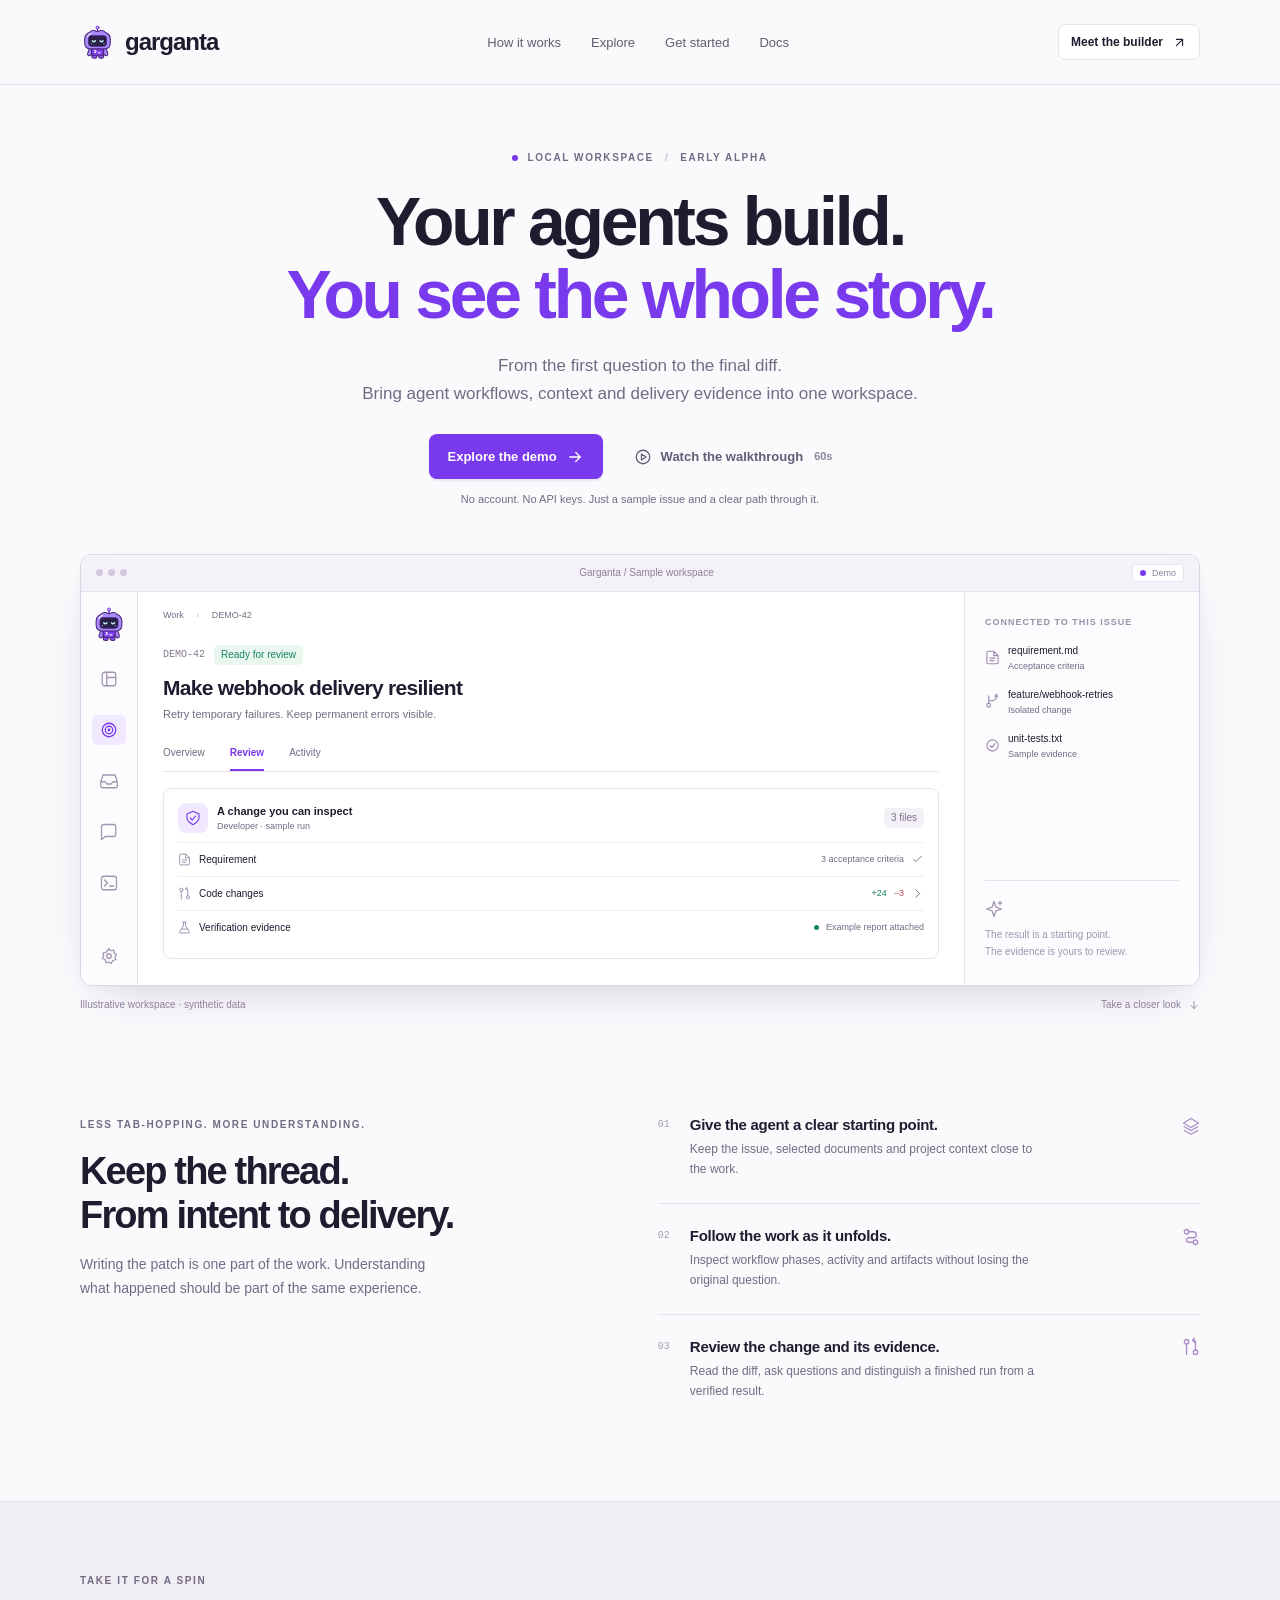
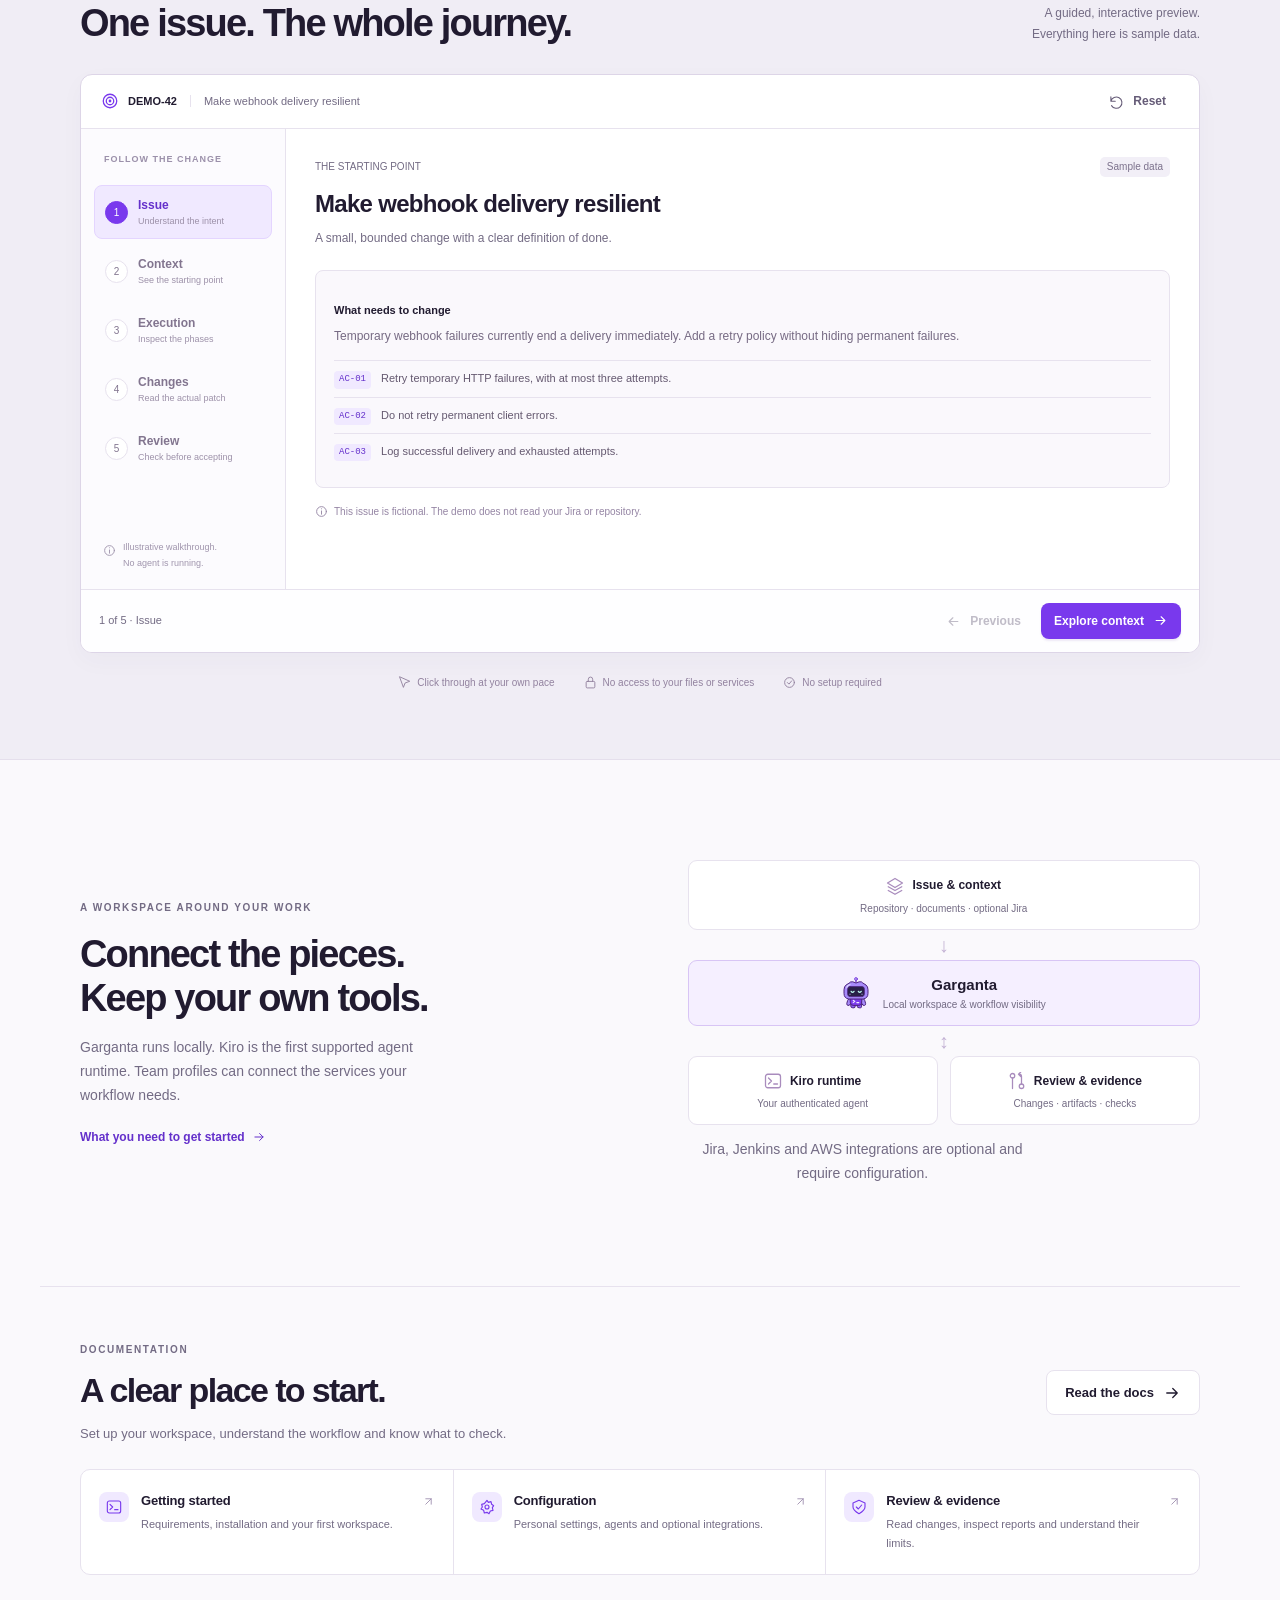
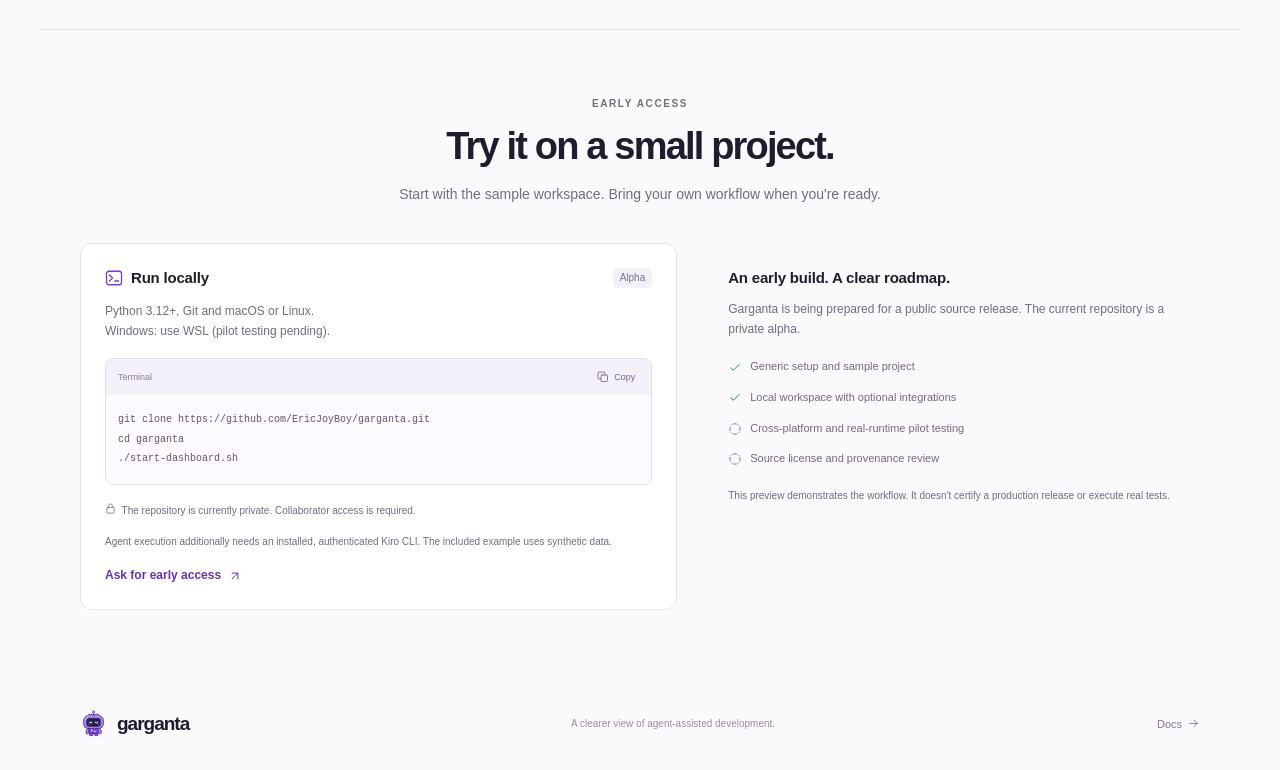
<file: index.html>
<!doctype html>
<html lang="en">
<head>
<meta charset="utf-8"><meta name="viewport" content="width=device-width, initial-scale=1">
<meta name="theme-color" content="#faf9fc">
<title>Garganta — From issue to evidence</title>
<meta name="description" content="A local workspace for AI development agents. Follow an issue from context to code, inspect the diff, and review the evidence. Explore the guided demo.">
<meta property="og:title" content="Garganta — From issue to evidence">
<meta property="og:description" content="Your agents build. You see the whole story. Explore an interactive walkthrough with sample data.">
<link rel="canonical" href="https://ericjoyboy.github.io/garganta-website/"><meta property="og:url" content="https://ericjoyboy.github.io/garganta-website/"><meta property="og:type" content="website"><meta property="og:image" content="https://ericjoyboy.github.io/garganta-website/assets/walkthrough-poster.png">
<meta name="twitter:card" content="summary_large_image"><link rel="icon" type="image/svg+xml" href="./assets/robot.svg">
<link rel="stylesheet" href="./style.css"><script defer src="./app.js"></script>
</head>
<body>
<a class="skip-link" href="#main">Skip to content</a>
<header class="site-header"><nav class="nav wrap" aria-label="Main navigation">
<a class="brand" href="#" aria-label="Garganta home"><img src="./assets/robot.svg" width="35" height="42" alt=""><span>garganta</span></a>
<div class="nav-links"><a href="#how-it-works">How it works</a><a href="#demo">Explore</a><a href="#get-started">Get started</a><a href="./docs/">Docs</a></div>
<a class="button button-small button-outline nav-cta" href="https://github.com/EricJoyBoy" target="_blank" rel="noopener noreferrer">Meet the builder <span data-icon="arrow-up-right"></span></a>
</nav></header>
<main id="main">
<section class="hero wrap">
<div class="eyebrow"><span class="status-dot"></span> LOCAL WORKSPACE <span class="eyebrow-divider">/</span> EARLY ALPHA</div>
<h1>Your agents build.<br><span>You see the whole story.</span></h1>
<p class="hero-copy">From the first question to the final diff.<br class="desktop-break"> Bring agent workflows, context and delivery evidence into one workspace.</p>
<div class="hero-actions"><a class="button button-primary" href="#demo">Explore the demo <span data-icon="arrow-right"></span></a><button class="button button-quiet" id="watch-button"><span data-icon="play-circle"></span> Watch the walkthrough <span class="duration">60s</span></button></div>
<p class="microcopy">No account. No API keys. Just a sample issue and a clear path through it.</p>
<div class="hero-product" aria-label="Illustrative preview of the Garganta workspace">
<div class="product-titlebar"><div class="window-dots"><i></i><i></i><i></i></div><span>Garganta / Sample workspace</span><span class="tag"><span class="status-dot"></span> Demo</span></div>
<div class="product-body">
<aside class="preview-nav" aria-hidden="true"><img src="./assets/robot.svg" alt="" width="30" height="37"><span data-icon="layout"></span><span class="preview-nav-active" data-icon="target"></span><span data-icon="inbox"></span><span data-icon="message-square"></span><span data-icon="terminal"></span><span class="preview-bottom" data-icon="settings"></span></aside>
<div class="preview-content"><div class="preview-breadcrumb">Work <span>›</span> DEMO-42</div><div class="preview-issue-meta"><span class="mono">DEMO-42</span><span class="badge badge-green">Ready for review</span></div><h2>Make webhook delivery resilient</h2><p class="preview-description">Retry temporary failures. Keep permanent errors visible.</p>
<div class="preview-tabs"><span>Overview</span><span class="selected">Review</span><span>Activity</span></div>
<div class="preview-review"><div class="review-title"><span class="icon-tile" data-icon="shield-check"></span><div><strong>A change you can inspect</strong><small>Developer · sample run</small></div><span class="badge badge-muted">3 files</span></div><div class="preview-review-row"><span data-icon="file-text"></span><strong>Requirement</strong><span class="row-trailing">3 acceptance criteria <span data-icon="check"></span></span></div><div class="preview-review-row"><span data-icon="git-pull-request"></span><strong>Code changes</strong><span class="row-trailing"><span class="plus">+24</span> <span class="minus">−3</span> <span data-icon="chevron-right"></span></span></div><div class="preview-review-row"><span data-icon="flask"></span><strong>Verification evidence</strong><span class="row-trailing"><span class="dot-green"></span> Example report attached</span></div></div>
</div><aside class="preview-context"><div class="aside-label">CONNECTED TO THIS ISSUE</div><div class="context-line"><span data-icon="file-text"></span><div>requirement.md<small>Acceptance criteria</small></div></div><div class="context-line"><span data-icon="git-branch"></span><div>feature/webhook-retries<small>Isolated change</small></div></div><div class="context-line"><span data-icon="check-circle"></span><div>unit-tests.txt<small>Sample evidence</small></div></div><div class="preview-note"><span data-icon="sparkles"></span><p>The result is a starting point.<br>The evidence is yours to review.</p></div></aside>
</div>
</div>
<div class="preview-caption"><span>Illustrative workspace · synthetic data</span><a href="#demo">Take a closer look <span data-icon="arrow-down"></span></a></div>
</section>
<section class="principles wrap" id="how-it-works"><div class="section-intro"><p class="eyebrow">LESS TAB-HOPPING. MORE UNDERSTANDING.</p><h2>Keep the thread.<br>From intent to delivery.</h2><p>Writing the patch is one part of the work. Understanding what happened should be part of the same experience.</p></div><div class="principle-list"><article><span class="principle-number">01</span><div><h3>Give the agent a clear starting point.</h3><p>Keep the issue, selected documents and project context close to the work.</p></div><span data-icon="layers"></span></article><article><span class="principle-number">02</span><div><h3>Follow the work as it unfolds.</h3><p>Inspect workflow phases, activity and artifacts without losing the original question.</p></div><span data-icon="route"></span></article><article><span class="principle-number">03</span><div><h3>Review the change and its evidence.</h3><p>Read the diff, ask questions and distinguish a finished run from a verified result.</p></div><span data-icon="git-pull-request"></span></article></div></section>
<section class="demo-section" id="demo"><div class="wrap"><div class="demo-section-heading"><div><p class="eyebrow">TAKE IT FOR A SPIN</p><h2>One issue. The whole journey.</h2></div><p>A guided, interactive preview.<br>Everything here is sample data.</p></div>
<div class="demo-shell"><div class="demo-toolbar"><div><span data-icon="target"></span><strong>DEMO-42</strong><span class="toolbar-separator"></span><span class="demo-toolbar-title">Make webhook delivery resilient</span></div><button id="reset-demo" class="button button-small button-quiet"><span data-icon="rotate-ccw"></span> Reset</button></div>
<div class="demo-layout"><nav class="demo-steps" aria-label="Demo stages"><p class="aside-label">FOLLOW THE CHANGE</p><div id="step-navigation"></div><div class="demo-sample-label"><span data-icon="info"></span><p>Illustrative walkthrough.<br>No agent is running.</p></div></nav><div class="demo-panel" id="demo-panel" tabindex="-1"></div></div>
<div class="demo-footer"><span id="demo-progress" class="microcopy"></span><div><button id="previous-step" class="button button-small button-quiet"><span data-icon="arrow-left"></span> Previous</button><button id="next-step" class="button button-small button-primary">Explore context <span data-icon="arrow-right"></span></button></div></div></div>
<div class="demo-reassurance"><span><span data-icon="mouse-pointer"></span> Click through at your own pace</span><span><span data-icon="lock"></span> No access to your files or services</span><span><span data-icon="check-circle"></span> No setup required</span></div>
</div></section>
<section class="architecture wrap"><div><p class="eyebrow">A WORKSPACE AROUND YOUR WORK</p><h2>Connect the pieces.<br>Keep your own tools.</h2><p>Garganta runs locally. Kiro is the first supported agent runtime. Team profiles can connect the services your workflow needs.</p><a class="text-link" href="#get-started">What you need to get started <span data-icon="arrow-right"></span></a></div><div class="architecture-diagram" aria-label="Garganta connects the issue and context, Kiro runtime, and review evidence"><div class="diagram-node"><span data-icon="layers"></span><strong>Issue & context</strong><small>Repository · documents · optional Jira</small></div><div class="diagram-connector">↓</div><div class="diagram-node diagram-primary"><img src="./assets/robot.svg" alt="" width="28" height="34"><div><strong>Garganta</strong><small>Local workspace & workflow visibility</small></div></div><div class="diagram-connector">↕</div><div class="diagram-pair"><div class="diagram-node"><span data-icon="terminal"></span><strong>Kiro runtime</strong><small>Your authenticated agent</small></div><div class="diagram-node"><span data-icon="git-pull-request"></span><strong>Review & evidence</strong><small>Changes · artifacts · checks</small></div></div><p class="diagram-caption">Jira, Jenkins and AWS integrations are optional and require configuration.</p></div></section>
<section class="docs-section wrap" id="docs" aria-labelledby="docs-title">
<div class="docs-section-heading"><div><p class="eyebrow">DOCUMENTATION</p><h2 id="docs-title">A clear place to start.</h2><p>Set up your workspace, understand the workflow and know what to check.</p></div><a class="button button-outline" href="./docs/">Read the docs <span data-icon="arrow-right"></span></a></div>
<div class="docs-links"><a href="./docs/#getting-started"><span class="icon-tile" data-icon="terminal"></span><div><h3>Getting started</h3><p>Requirements, installation and your first workspace.</p></div><span data-icon="arrow-up-right"></span></a><a href="./docs/#configuration"><span class="icon-tile" data-icon="settings"></span><div><h3>Configuration</h3><p>Personal settings, agents and optional integrations.</p></div><span data-icon="arrow-up-right"></span></a><a href="./docs/#review"><span class="icon-tile" data-icon="shield-check"></span><div><h3>Review & evidence</h3><p>Read changes, inspect reports and understand their limits.</p></div><span data-icon="arrow-up-right"></span></a></div>
</section>
<section class="start-section wrap" id="get-started"><div class="start-heading"><p class="eyebrow">EARLY ACCESS</p><h2>Try it on a small project.</h2><p>Start with the sample workspace. Bring your own workflow when you're ready.</p></div><div class="start-grid"><article class="installation"><div class="installation-title"><span data-icon="terminal"></span><h3>Run locally</h3><span class="badge badge-muted">Alpha</span></div><p>Python 3.12+, Git and macOS or Linux.<br>Windows: use WSL (pilot testing pending).</p><div class="command-block"><div><span>Terminal</span><button id="copy-install" aria-label="Copy installation commands"><span data-icon="copy"></span><span id="copy-label">Copy</span></button></div><pre><code>git clone https://github.com/EricJoyBoy/garganta.git
cd garganta
./start-dashboard.sh</code></pre></div><p class="installation-note"><span data-icon="lock"></span> The repository is currently private. Collaborator access is required.</p><p class="installation-note">Agent execution additionally needs an installed, authenticated Kiro CLI. The included example uses synthetic data.</p><a class="text-link" href="https://github.com/EricJoyBoy" target="_blank" rel="noopener noreferrer">Ask for early access <span data-icon="arrow-up-right"></span></a></article><article class="release-status"><h3>An early build. A clear roadmap.</h3><p>Garganta is being prepared for a public source release. The current repository is a private alpha.</p><ul><li><span data-icon="check"></span> Generic setup and sample project</li><li><span data-icon="check"></span> Local workspace with optional integrations</li><li><span data-icon="circle-dashed"></span> Cross-platform and real-runtime pilot testing</li><li><span data-icon="circle-dashed"></span> Source license and provenance review</li></ul><p class="status-footnote">This preview demonstrates the workflow. It doesn't certify a production release or execute real tests.</p></article></div></section>
</main>
<footer class="wrap site-footer"><a class="brand" href="#"><img src="./assets/robot.svg" width="27" height="33" alt=""><span>garganta</span></a><span>A clearer view of agent-assisted development.</span><a href="./docs/">Docs <span data-icon="arrow-right"></span></a></footer>
<dialog id="walkthrough-dialog" aria-labelledby="walkthrough-title"><div class="dialog-top"><div><p class="eyebrow">60-SECOND WALKTHROUGH</p><h2 id="walkthrough-title">From issue to evidence.</h2></div><button id="close-walkthrough" class="icon-button" aria-label="Close walkthrough"><span data-icon="x"></span></button></div><p class="walkthrough-disclaimer">Visual walkthrough · synthetic data · no live agent execution</p><video id="walkthrough-video" controls playsinline preload="none" poster="./assets/walkthrough-poster.png"><source src="./assets/walkthrough.webm" type="video/webm"><track kind="captions" src="./assets/walkthrough.vtt" srclang="en" label="English" default>Your browser does not support this video.</video><a class="text-link" href="#demo" id="try-after-video">Explore it yourself <span data-icon="arrow-right"></span></a></dialog>
<div class="toast" id="toast" role="status" aria-live="polite"></div>
</body></html>
</file>
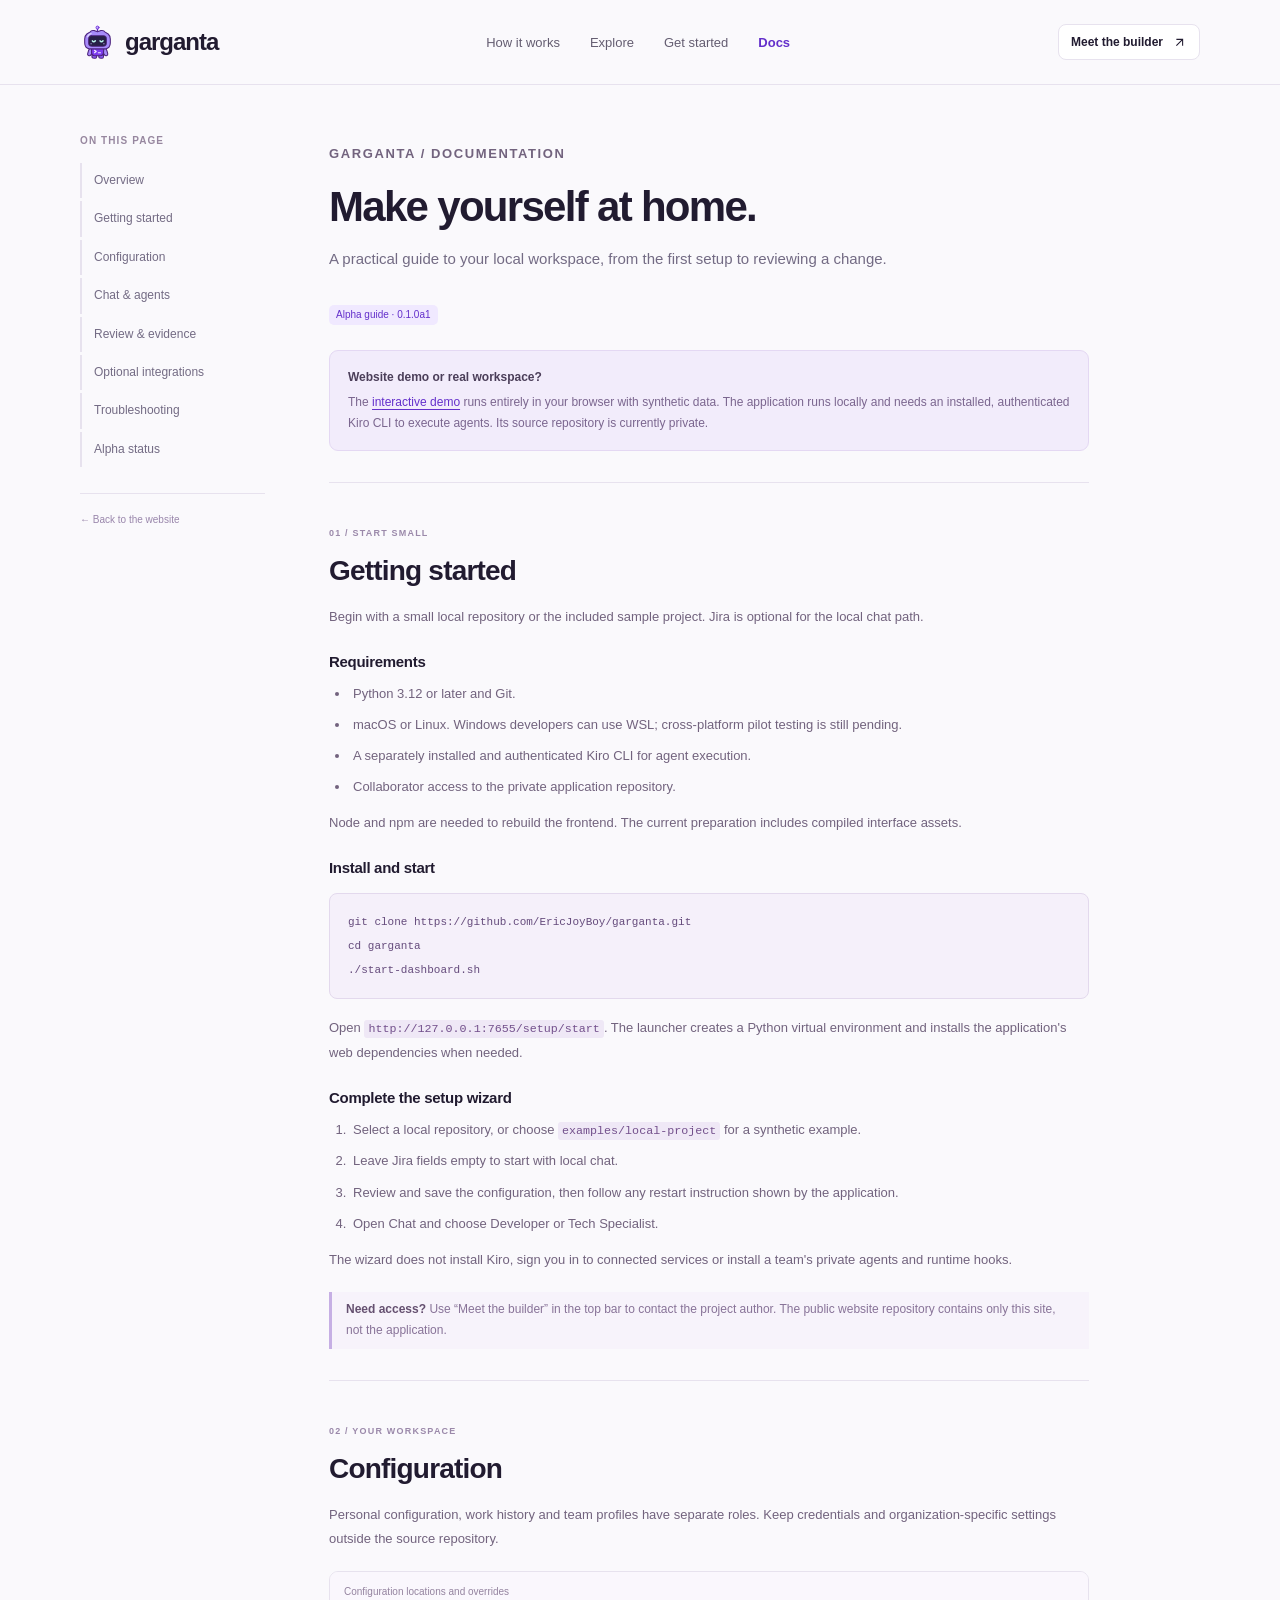
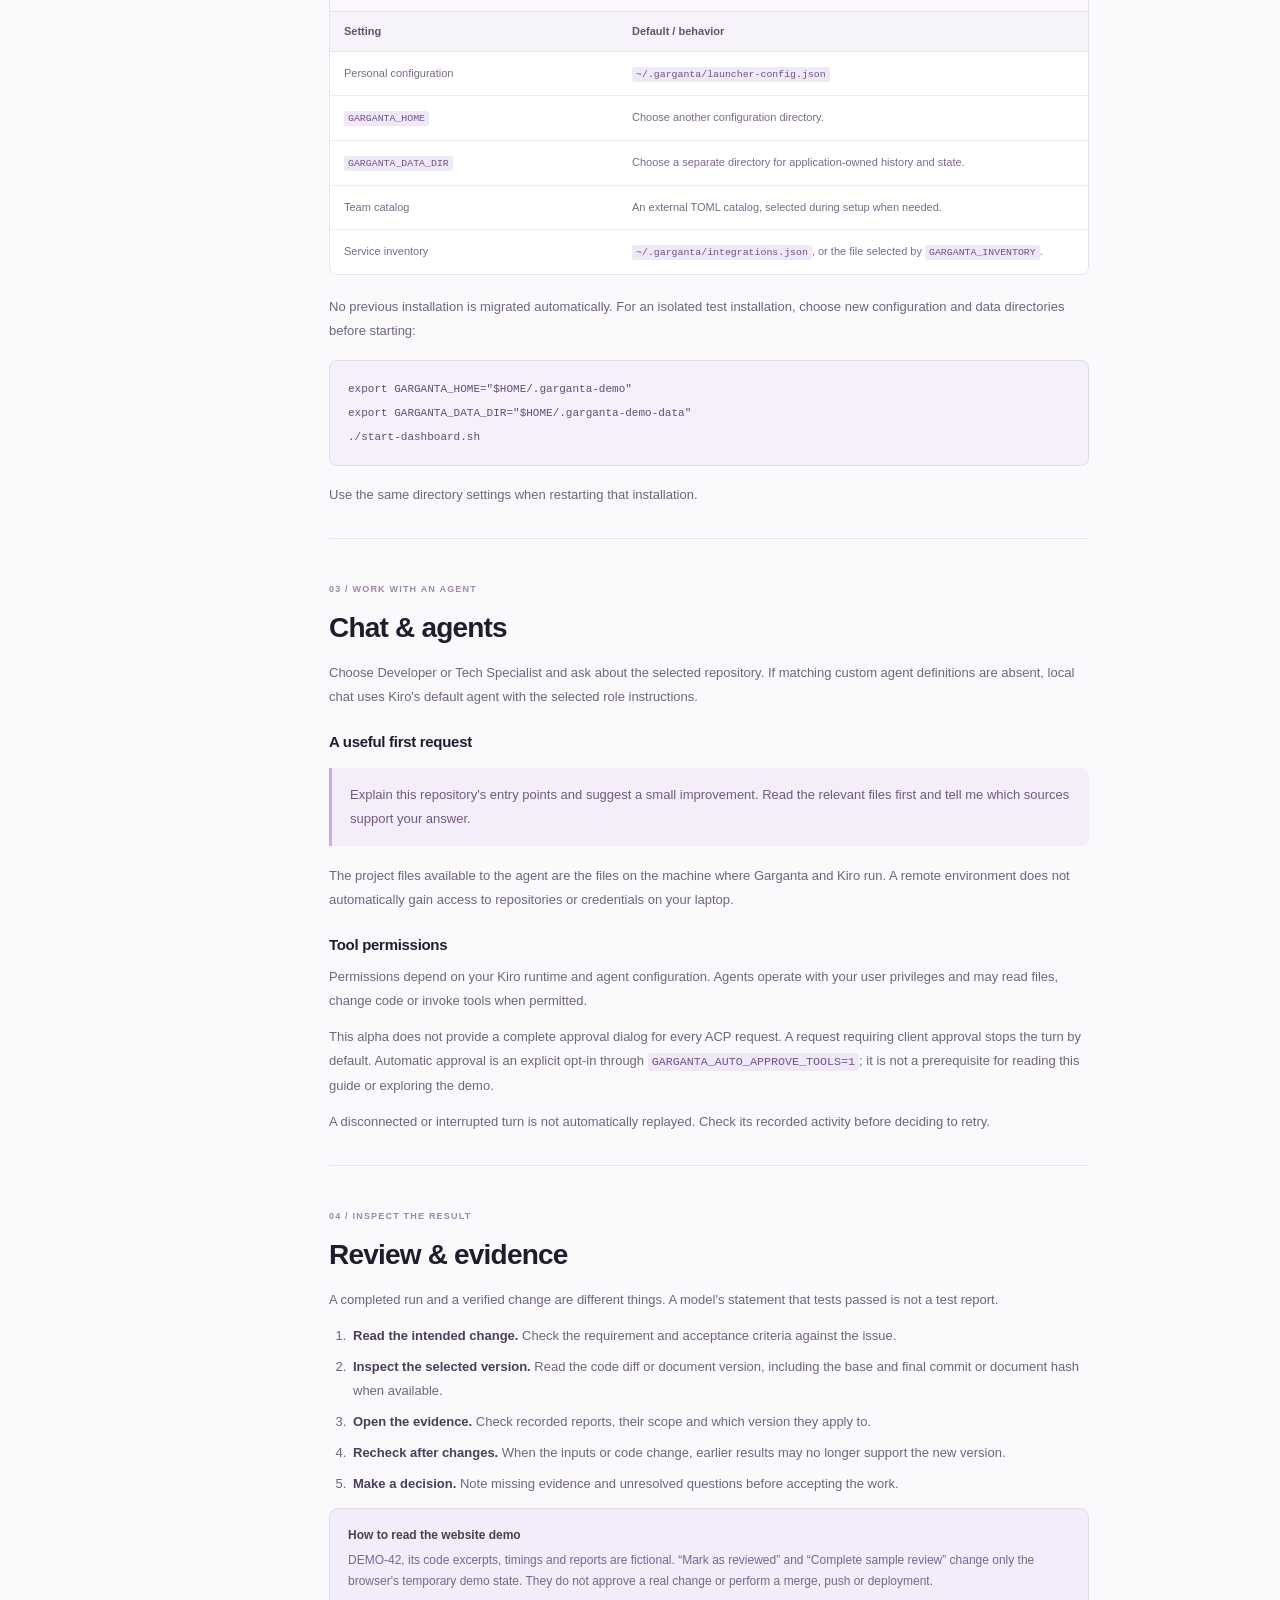
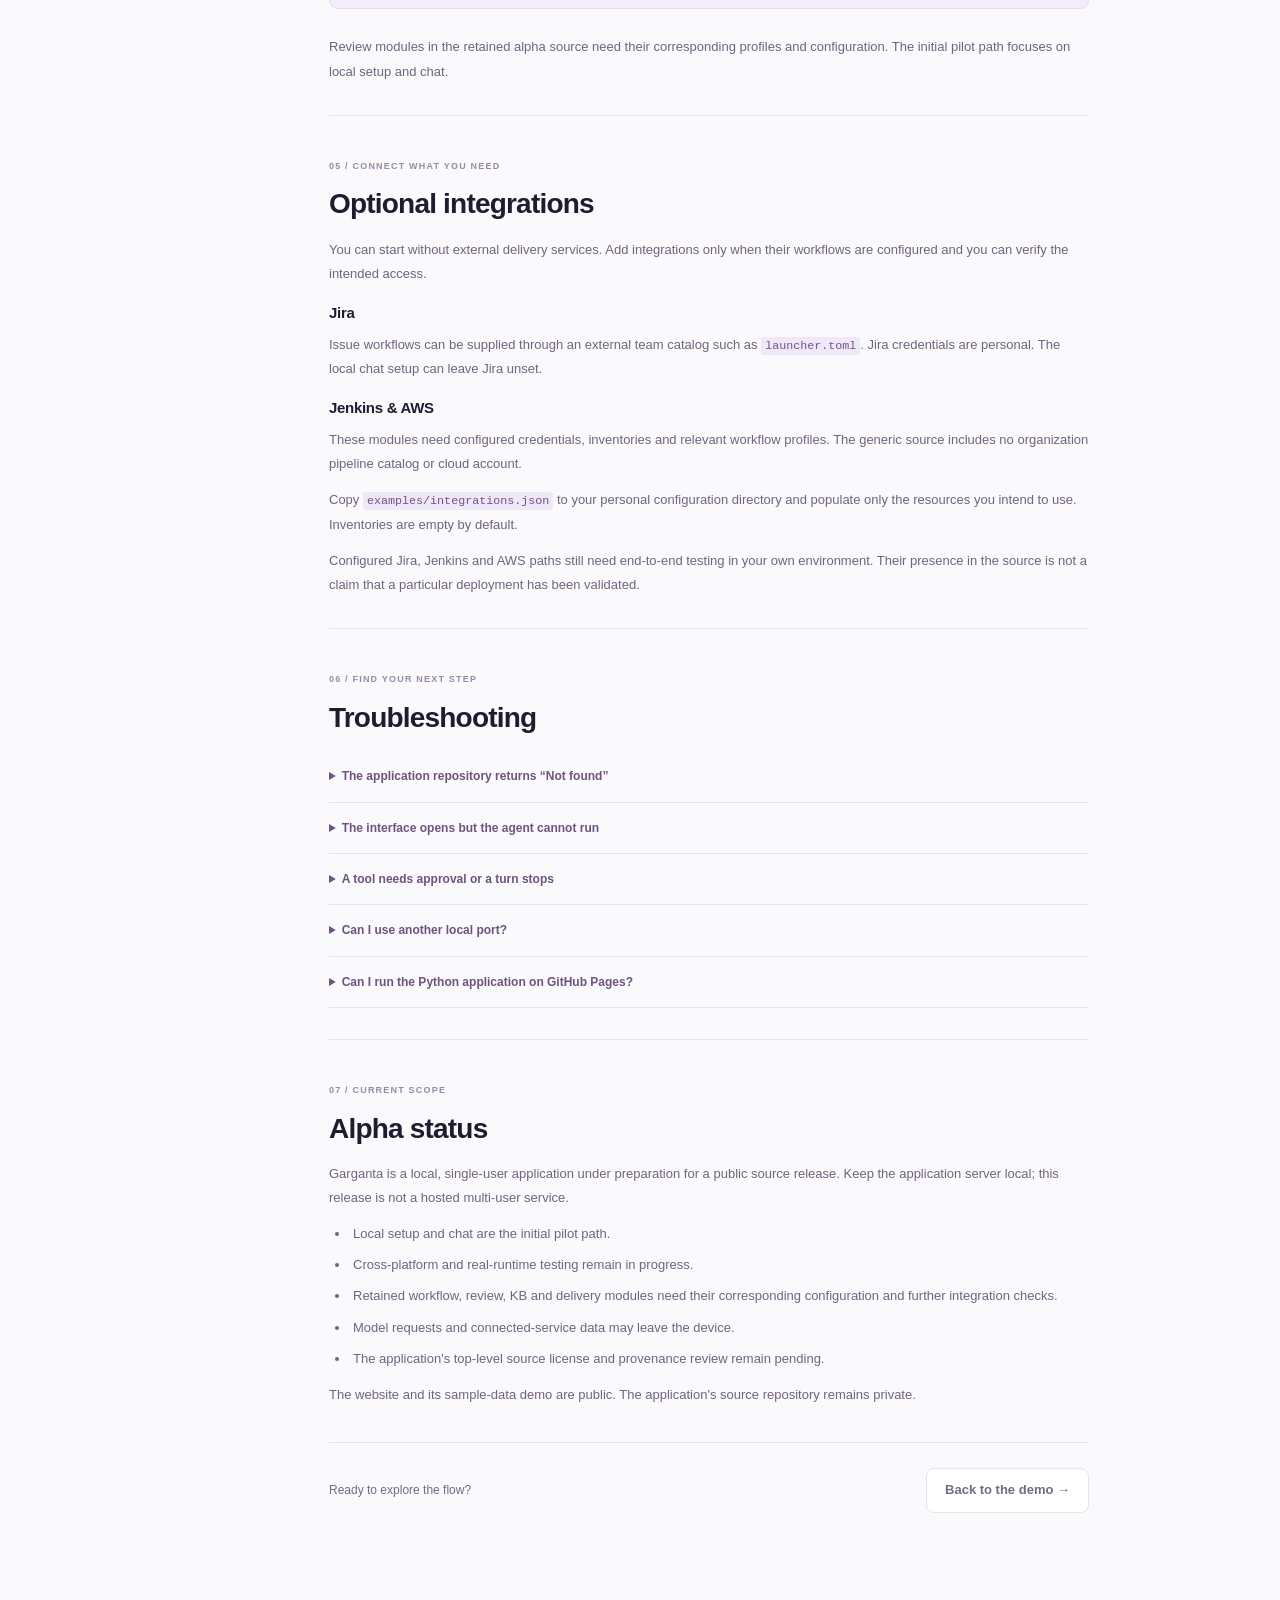
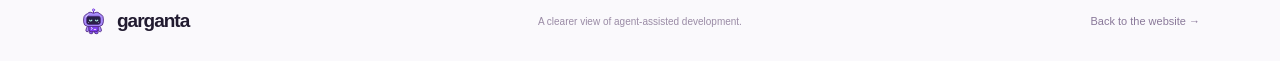
<file: docs/index.html>
<!doctype html>
<html lang="en"><head>
<meta charset="utf-8"><meta name="viewport" content="width=device-width, initial-scale=1"><meta name="theme-color" content="#faf9fc">
<title>Docs — Garganta</title><meta name="description" content="Get started with Garganta: local setup, personal configuration, Kiro agents, review evidence and optional integrations.">
<link rel="canonical" href="https://ericjoyboy.github.io/garganta-website/docs/"><meta property="og:title" content="Garganta documentation"><meta property="og:description" content="A practical guide to setting up and using the Garganta alpha."><meta property="og:url" content="https://ericjoyboy.github.io/garganta-website/docs/"><meta property="og:type" content="website">
<link rel="icon" type="image/svg+xml" href="../assets/robot.svg"><link rel="stylesheet" href="../style.css">
</head><body class="documentation-page">
<a class="skip-link" href="#docs-content">Skip to documentation</a>
<header class="site-header"><nav class="nav wrap" aria-label="Main navigation">
<a class="brand" href="../" aria-label="Garganta home"><img src="../assets/robot.svg" width="35" height="42" alt=""><span>garganta</span></a>
<div class="nav-links"><a href="../#how-it-works">How it works</a><a href="../#demo">Explore</a><a href="../#get-started">Get started</a><a href="./" aria-current="page">Docs</a></div>
<a class="button button-small button-outline nav-cta" href="https://github.com/EricJoyBoy" target="_blank" rel="noopener noreferrer">Meet the builder <svg viewBox="0 0 24 24" fill="none" stroke="currentColor" stroke-width="1.7" aria-hidden="true"><path d="M7 17 17 7M7 7h10v10"/></svg></a>
</nav></header>
<main class="wrap docs-layout" id="main">
<aside class="docs-sidebar" aria-label="Documentation navigation">
<details open><summary>On this page</summary><nav aria-label="Documentation topics"><a href="#overview">Overview</a><a href="#getting-started">Getting started</a><a href="#configuration">Configuration</a><a href="#chat">Chat & agents</a><a href="#review">Review & evidence</a><a href="#integrations">Optional integrations</a><a href="#troubleshooting">Troubleshooting</a><a href="#limitations">Alpha status</a></nav></details>
<a class="docs-back" href="../">← Back to the website</a>
</aside>
<article class="docs-content" id="docs-content" tabindex="-1">
<header class="docs-page-intro" id="overview"><p class="eyebrow">GARGANTA / DOCUMENTATION</p><h1>Make yourself at home.</h1><p>A practical guide to your local workspace, from the first setup to reviewing a change.</p><span class="badge badge-purple">Alpha guide · 0.1.0a1</span></header>
<div class="docs-callout"><strong>Website demo or real workspace?</strong><p>The <a href="../#demo">interactive demo</a> runs entirely in your browser with synthetic data. The application runs locally and needs an installed, authenticated Kiro CLI to execute agents. Its source repository is currently private.</p></div>
<section id="getting-started" class="doc-section"><p class="eyebrow">01 / START SMALL</p><h2>Getting started</h2>
<p>Begin with a small local repository or the included sample project. Jira is optional for the local chat path.</p>
<h3>Requirements</h3><ul><li>Python 3.12 or later and Git.</li><li>macOS or Linux. Windows developers can use WSL; cross-platform pilot testing is still pending.</li><li>A separately installed and authenticated Kiro CLI for agent execution.</li><li>Collaborator access to the private application repository.</li></ul>
<p>Node and npm are needed to rebuild the frontend. The current preparation includes compiled interface assets.</p>
<h3>Install and start</h3><pre><code>git clone https://github.com/EricJoyBoy/garganta.git
cd garganta
./start-dashboard.sh</code></pre>
<p>Open <code>http://127.0.0.1:7655/setup/start</code>. The launcher creates a Python virtual environment and installs the application's web dependencies when needed.</p>
<h3>Complete the setup wizard</h3><ol><li>Select a local repository, or choose <code>examples/local-project</code> for a synthetic example.</li><li>Leave Jira fields empty to start with local chat.</li><li>Review and save the configuration, then follow any restart instruction shown by the application.</li><li>Open Chat and choose Developer or Tech Specialist.</li></ol>
<p>The wizard does not install Kiro, sign you in to connected services or install a team's private agents and runtime hooks.</p>
<div class="docs-tip"><strong>Need access?</strong> Use “Meet the builder” in the top bar to contact the project author. The public website repository contains only this site, not the application.</div>
</section>
<section id="configuration" class="doc-section"><p class="eyebrow">02 / YOUR WORKSPACE</p><h2>Configuration</h2><p>Personal configuration, work history and team profiles have separate roles. Keep credentials and organization-specific settings outside the source repository.</p>
<div class="doc-table-wrap"><table><caption>Configuration locations and overrides</caption><thead><tr><th>Setting</th><th>Default / behavior</th></tr></thead><tbody><tr><td>Personal configuration</td><td><code>~/.garganta/launcher-config.json</code></td></tr><tr><td><code>GARGANTA_HOME</code></td><td>Choose another configuration directory.</td></tr><tr><td><code>GARGANTA_DATA_DIR</code></td><td>Choose a separate directory for application-owned history and state.</td></tr><tr><td>Team catalog</td><td>An external TOML catalog, selected during setup when needed.</td></tr><tr><td>Service inventory</td><td><code>~/.garganta/integrations.json</code>, or the file selected by <code>GARGANTA_INVENTORY</code>.</td></tr></tbody></table></div>
<p>No previous installation is migrated automatically. For an isolated test installation, choose new configuration and data directories before starting:</p><pre><code>export GARGANTA_HOME="$HOME/.garganta-demo"
export GARGANTA_DATA_DIR="$HOME/.garganta-demo-data"
./start-dashboard.sh</code></pre>
<p>Use the same directory settings when restarting that installation.</p>
</section>
<section id="chat" class="doc-section"><p class="eyebrow">03 / WORK WITH AN AGENT</p><h2>Chat & agents</h2><p>Choose Developer or Tech Specialist and ask about the selected repository. If matching custom agent definitions are absent, local chat uses Kiro's default agent with the selected role instructions.</p>
<h3>A useful first request</h3><blockquote>Explain this repository's entry points and suggest a small improvement. Read the relevant files first and tell me which sources support your answer.</blockquote>
<p>The project files available to the agent are the files on the machine where Garganta and Kiro run. A remote environment does not automatically gain access to repositories or credentials on your laptop.</p>
<h3>Tool permissions</h3><p>Permissions depend on your Kiro runtime and agent configuration. Agents operate with your user privileges and may read files, change code or invoke tools when permitted.</p><p>This alpha does not provide a complete approval dialog for every ACP request. A request requiring client approval stops the turn by default. Automatic approval is an explicit opt-in through <code>GARGANTA_AUTO_APPROVE_TOOLS=1</code>; it is not a prerequisite for reading this guide or exploring the demo.</p><p>A disconnected or interrupted turn is not automatically replayed. Check its recorded activity before deciding to retry.</p>
</section>
<section id="review" class="doc-section"><p class="eyebrow">04 / INSPECT THE RESULT</p><h2>Review & evidence</h2><p>A completed run and a verified change are different things. A model's statement that tests passed is not a test report.</p>
<ol><li><strong>Read the intended change.</strong> Check the requirement and acceptance criteria against the issue.</li><li><strong>Inspect the selected version.</strong> Read the code diff or document version, including the base and final commit or document hash when available.</li><li><strong>Open the evidence.</strong> Check recorded reports, their scope and which version they apply to.</li><li><strong>Recheck after changes.</strong> When the inputs or code change, earlier results may no longer support the new version.</li><li><strong>Make a decision.</strong> Note missing evidence and unresolved questions before accepting the work.</li></ol>
<div class="docs-callout"><strong>How to read the website demo</strong><p>DEMO-42, its code excerpts, timings and reports are fictional. “Mark as reviewed” and “Complete sample review” change only the browser's temporary demo state. They do not approve a real change or perform a merge, push or deployment.</p></div>
<p>Review modules in the retained alpha source need their corresponding profiles and configuration. The initial pilot path focuses on local setup and chat.</p>
</section>
<section id="integrations" class="doc-section"><p class="eyebrow">05 / CONNECT WHAT YOU NEED</p><h2>Optional integrations</h2><p>You can start without external delivery services. Add integrations only when their workflows are configured and you can verify the intended access.</p>
<div class="doc-integration"><h3>Jira</h3><p>Issue workflows can be supplied through an external team catalog such as <code>launcher.toml</code>. Jira credentials are personal. The local chat setup can leave Jira unset.</p></div>
<div class="doc-integration"><h3>Jenkins & AWS</h3><p>These modules need configured credentials, inventories and relevant workflow profiles. The generic source includes no organization pipeline catalog or cloud account.</p><p>Copy <code>examples/integrations.json</code> to your personal configuration directory and populate only the resources you intend to use. Inventories are empty by default.</p></div>
<p>Configured Jira, Jenkins and AWS paths still need end-to-end testing in your own environment. Their presence in the source is not a claim that a particular deployment has been validated.</p>
</section>
<section id="troubleshooting" class="doc-section"><p class="eyebrow">06 / FIND YOUR NEXT STEP</p><h2>Troubleshooting</h2>
<details class="doc-faq"><summary>The application repository returns “Not found”</summary><p>The application is a private alpha. Confirm that the GitHub account used by Git has collaborator access. Access to this public website does not grant access to the application.</p></details>
<details class="doc-faq"><summary>The interface opens but the agent cannot run</summary><p>Check that Kiro is installed and authenticated on the same machine, and that the selected agent configuration and its referenced prompt files exist. Setup does not install or authenticate Kiro.</p></details>
<details class="doc-faq"><summary>A tool needs approval or a turn stops</summary><p>Read the recorded tool outcome and inspect the Kiro permission policy. Do not assume an interrupted call succeeded or retry operations with uncertain external effects without checking their actual result.</p></details>
<details class="doc-faq"><summary>Can I use another local port?</summary><p>Pass the desired port to the launcher, for example <code>./start-dashboard.sh 7656</code>. Open the corresponding local URL.</p></details>
<details class="doc-faq"><summary>Can I run the Python application on GitHub Pages?</summary><p>No. Pages serves this static website and browser-local demo. Running Garganta requires a Python environment and an agent runtime. The public website is separate from the application.</p></details>
</section>
<section id="limitations" class="doc-section"><p class="eyebrow">07 / CURRENT SCOPE</p><h2>Alpha status</h2><p>Garganta is a local, single-user application under preparation for a public source release. Keep the application server local; this release is not a hosted multi-user service.</p><ul><li>Local setup and chat are the initial pilot path.</li><li>Cross-platform and real-runtime testing remain in progress.</li><li>Retained workflow, review, KB and delivery modules need their corresponding configuration and further integration checks.</li><li>Model requests and connected-service data may leave the device.</li><li>The application's top-level source license and provenance review remain pending.</li></ul><p>The website and its sample-data demo are public. The application's source repository remains private.</p>
</section>
<div class="docs-end"><span>Ready to explore the flow?</span><a class="button button-outline" href="../#demo">Back to the demo →</a></div>
</article></main>
<footer class="wrap site-footer"><a class="brand" href="../"><img src="../assets/robot.svg" width="27" height="33" alt=""><span>garganta</span></a><span>A clearer view of agent-assisted development.</span><a href="../">Back to the website →</a></footer>
</body></html>
</file>
<file: style.css>
:root{--bg:#faf9fc;--surface:#fff;--ink:#211b30;--muted:#736b84;--line:#e7e2ee;--purple:#7939ed;--purple-dark:#6430cb;--purple-soft:#f0e9ff;--green:#198267;--green-soft:#e9f7ef;--red:#b74b61;--radius:12px;font-family:Inter,ui-sans-serif,-apple-system,BlinkMacSystemFont,"Segoe UI",sans-serif;color:var(--ink);background:var(--bg);font-synthesis:none;scroll-behavior:auto;scroll-padding-top:90px}*{box-sizing:border-box}body{margin:0}button,a,input{ -webkit-tap-highlight-color:transparent}button{font:inherit;cursor:pointer}button:disabled{cursor:default;opacity:.4}a{color:inherit;text-decoration:none}button,a{touch-action:manipulation}button:focus-visible,a:focus-visible,[tabindex]:focus-visible{outline:3px solid #b493f5;outline-offset:4px}button:focus:not(:focus-visible),[tabindex]:focus:not(:focus-visible){outline:none}svg{display:inline-block;width:18px;height:18px;vertical-align:middle;flex-shrink:0}h1,h2,h3,p{margin:0}h1,h2{font-weight:650;letter-spacing:-.048em}p{line-height:1.7}.wrap{max-width:1200px;margin:auto;padding-left:40px;padding-right:40px}.site-header{border-bottom:1px solid var(--line);background:rgba(250,249,252,.95)}.nav{height:84px;display:flex;align-items:center;justify-content:space-between;gap:30px}.brand{display:inline-flex;align-items:center;gap:10px;font-size:24px;font-weight:720;letter-spacing:-1px}.brand img{object-fit:contain}.nav-links{display:flex;align-items:center;gap:30px;font-size:13px;font-weight:500;color:#645d71}.nav-links a:hover{color:var(--purple)}.button{display:inline-flex;align-items:center;justify-content:center;gap:9px;min-height:45px;padding:11px 18px;font-size:13px;font-weight:600;border-radius:8px;border:1px solid transparent;transition:background .16s,box-shadow .16s,transform .16s;line-height:1.35;white-space:nowrap}.button-primary{background:var(--purple);color:white;box-shadow:0 2px 2px #6030a41a}.button-primary:hover{background:var(--purple-dark);box-shadow:0 4px 12px #7636d52a;transform:translateY(-1px)}.button-outline{background:var(--surface);border-color:var(--line)}.button-outline:hover{border-color:#c9b7e6;background:#faf7ff}.button-quiet{color:#655b77;background:transparent}.button-quiet:hover{background:var(--purple-soft);color:var(--purple-dark)}.button-small{padding:8px 12px;min-height:36px;font-size:12px}.button-small svg{width:15px;height:15px}.duration{color:#8f869e;font-size:11px;margin-left:2px}.hero{text-align:center;padding-top:67px}.eyebrow{font-size:10px;font-weight:650;letter-spacing:1.6px;color:var(--muted);display:flex;gap:9px;align-items:center}.hero>.eyebrow{justify-content:center}.eyebrow-divider{color:#c7bed5;margin:0 2px}.status-dot{display:inline-block;width:6px;height:6px;background:var(--purple);border-radius:50%;flex-shrink:0}.hero h1{font-size:clamp(42px,5.3vw,69px);line-height:1.08;margin:22px 0 20px}.hero h1>span{color:var(--purple)}.hero-copy{font-size:17px;color:var(--muted);line-height:1.7}.hero-actions{display:flex;align-items:center;justify-content:center;gap:12px;margin:25px 0 12px}.microcopy{font-size:11px;color:var(--muted);line-height:1.6}.hero-product{margin-top:45px;border:1px solid #dcd4e9;border-radius:12px;overflow:hidden;text-align:left;box-shadow:0 18px 50px -25px #35204f45,0 3px 8px #40246905;background:#fff}.product-titlebar{height:37px;background:#f4f1f8;border-bottom:1px solid var(--line);display:flex;align-items:center;justify-content:space-between;padding:0 15px;color:#8c829c;font-size:10px}.window-dots{display:flex;gap:5px;width:65px}.window-dots i{width:7px;height:7px;background:#d1c8de;border-radius:50%}.tag{display:flex;align-items:center;gap:6px;background:#fff;padding:3px 7px;border:1px solid var(--line);border-radius:4px;font-size:9px}.product-body{display:grid;grid-template-columns:57px minmax(0,1fr) 235px;min-height:387px}.preview-nav{padding:14px 0;display:flex;align-items:center;flex-direction:column;gap:21px;border-right:1px solid var(--line);background:#fcfbfe;color:#a195b0}.preview-nav>span{display:flex;align-items:center;justify-content:center;width:34px;height:30px;border-radius:6px}.preview-nav>span.preview-nav-active{background:var(--purple-soft);color:var(--purple)}.preview-bottom{margin-top:auto}.preview-content{padding:18px 25px 26px;min-width:0}.preview-breadcrumb{font-size:9px;color:var(--muted);margin-bottom:25px}.preview-breadcrumb span{margin:0 10px;color:#beb3ce}.preview-issue-meta{display:flex;gap:9px;align-items:center}.mono{font-family:ui-monospace,SFMono-Regular,Consolas,monospace;font-size:10px;color:#867890}.badge{display:inline-flex;align-items:center;gap:5px;padding:4px 7px;font-size:10px;font-weight:500;border-radius:5px;white-space:nowrap;line-height:1.2}.badge-green{background:var(--green-soft);color:var(--green)}.badge-muted{background:#f2eff7;color:#7c718c}.badge-purple{background:var(--purple-soft);color:var(--purple-dark)}.badge-amber{background:#fff5dc;color:#96621f}.preview-content>h2{font-size:21px;letter-spacing:-.7px;margin:11px 0 5px}.preview-description{font-size:11px;color:var(--muted)}.preview-tabs{display:flex;gap:25px;margin-top:23px;border-bottom:1px solid var(--line);color:var(--muted);font-size:10px}.preview-tabs>span{padding:0 0 11px}.preview-tabs .selected{border-bottom:2px solid var(--purple);color:var(--purple);font-weight:650}.preview-review{border:1px solid var(--line);border-radius:8px;margin-top:16px;padding:14px}.review-title{display:flex;align-items:center;gap:9px;margin-bottom:9px;font-size:11px}.review-title small{display:block;color:var(--muted);font-size:9px;margin-top:4px}.review-title>.badge{margin-left:auto}.icon-tile{display:inline-flex;align-items:center;justify-content:center;width:30px;height:30px;background:var(--purple-soft);color:var(--purple);border-radius:8px;flex-shrink:0}.icon-tile svg{width:16px;height:16px}.preview-review-row{display:flex;gap:8px;align-items:center;border-top:1px solid #f1edf5;padding:10px 0;font-size:10px}.preview-review-row>span:first-child{color:#9a8dad}.preview-review-row svg{width:13px;height:13px}.preview-review-row strong{font-weight:500}.row-trailing{margin-left:auto;color:var(--muted);display:flex;align-items:center;gap:7px;font-size:9px}.plus{color:var(--green)}.minus{color:var(--red)}.dot-green{width:5px;height:5px;border-radius:50%;background:var(--green);display:inline-block}.preview-context{background:#fcfbfe;border-left:1px solid var(--line);padding:25px 20px;display:flex;flex-direction:column;gap:18px}.aside-label{font-size:9px;font-weight:650;letter-spacing:1px;color:#9b90aa}.context-line{display:flex;align-items:center;gap:8px;font-size:10px}.context-line>span{color:#9b8aae}.context-line svg{width:15px;height:15px}.context-line small{font-size:9px;display:block;color:var(--muted);margin-top:5px}.preview-note{border-top:1px solid var(--line);padding-top:18px;margin-top:auto;color:#a094ad}.preview-note p{font-size:10px;margin-top:8px;line-height:1.7}.preview-caption{display:flex;justify-content:space-between;align-items:center;margin-top:13px;font-size:10px;color:#8e829e}.preview-caption a{display:flex;align-items:center;gap:7px}.preview-caption svg{width:12px;height:12px}.principles{display:grid;grid-template-columns:1fr 1.1fr;gap:85px;padding-top:105px;padding-bottom:100px}.section-intro h2,.architecture h2{font-size:38px;line-height:1.16;margin:16px 0}.section-intro>p:last-child,.architecture>div>p:not(.eyebrow){font-size:14px;color:var(--muted);max-width:350px}.principle-list{padding-top:0}.principle-list article{display:flex;gap:20px;align-items:flex-start;padding:23px 0;border-bottom:1px solid var(--line)}.principle-list article:first-child{padding-top:0}.principle-list article:last-child{border:0;padding-bottom:0}.principle-number{font-size:10px;color:#aa9db8;font-family:ui-monospace,monospace;padding-top:3px}.principle-list h3{font-size:15px;font-weight:600;letter-spacing:-.3px;margin-bottom:6px}.principle-list p{font-size:12px;color:var(--muted);max-width:350px}.principle-list article>span:last-child{color:#a88cc9;margin-left:auto}.demo-section{background:#f0edf5;padding:70px 0;border-block:1px solid #e5dfec}.demo-section-heading{display:flex;align-items:flex-end;justify-content:space-between;gap:20px;margin-bottom:27px}.demo-section-heading h2,.start-heading h2{font-size:38px;margin-top:12px;line-height:1.2}.demo-section-heading>p{font-size:12px;color:var(--muted);text-align:right;line-height:1.7;padding-bottom:3px}.demo-shell{border:1px solid #ddd5e7;border-radius:12px;background:#fff;box-shadow:0 8px 24px #46345c08;overflow:hidden;scroll-margin-top:20px}.demo-toolbar{height:54px;padding:0 20px;display:flex;align-items:center;justify-content:space-between;gap:12px;border-bottom:1px solid var(--line)}.demo-toolbar>div{display:flex;align-items:center;gap:9px;font-size:11px;min-width:0}.demo-toolbar>div>span:first-child{color:var(--purple)}.demo-toolbar strong{white-space:nowrap;font-size:11px}.demo-toolbar-title{color:var(--muted);overflow:hidden;white-space:nowrap;text-overflow:ellipsis}.toolbar-separator{width:1px;height:12px;background:var(--line);margin-inline:4px}.demo-layout{display:grid;grid-template-columns:205px minmax(0,1fr);min-height:460px}.demo-steps{background:#fcfbfe;border-right:1px solid var(--line);padding:23px 13px 18px;display:flex;flex-direction:column}.demo-steps>.aside-label{margin:0 10px 18px}.step-button{display:flex;align-items:center;gap:10px;width:100%;text-align:left;border:1px solid transparent;border-radius:8px;background:transparent;padding:12px 10px;margin-bottom:5px;color:#82758f}.step-button .step-number{width:23px;height:23px;display:flex;align-items:center;justify-content:center;border:1px solid var(--line);border-radius:50%;font-size:10px;background:#fff;flex-shrink:0}.step-button strong{display:block;font-size:12px;font-weight:550}.step-button small{display:block;font-size:9px;margin-top:4px;font-weight:400;color:#9d91a9}.step-button[aria-current="step"]{background:#f0e9ff;color:var(--purple-dark);border-color:#e4d5ff}.step-button[aria-current="step"] .step-number{background:var(--purple);color:#fff;border-color:var(--purple)}.step-button.visited:not([aria-current]) .step-number{color:var(--green);background:#f0faf5}.step-button:hover{background:#f5f1fa}.demo-sample-label{display:flex;gap:7px;padding:20px 9px 0;margin-top:auto;color:#a095ad}.demo-sample-label p{font-size:9px;line-height:1.7}.demo-sample-label svg{height:13px;width:13px}.demo-panel{padding:28px 29px;min-width:0}.panel-kicker{display:flex;align-items:center;justify-content:space-between;gap:15px;color:var(--muted);font-size:10px;margin-bottom:12px}.panel-title{font-size:24px;letter-spacing:-.7px;line-height:1.25}.panel-description{font-size:12px;color:var(--muted);margin-top:9px;max-width:620px;line-height:1.7}.issue-brief{margin-top:22px;padding:18px;background:#faf8fc;border:1px solid var(--line);border-radius:8px}.small-heading{font-size:11px;font-weight:650;margin-bottom:10px}.issue-brief p{font-size:12px;color:#766a83}.criteria{padding:0;list-style:none;margin:14px 0 0}.criteria li{display:flex;align-items:flex-start;gap:10px;font-size:11px;color:#655970;line-height:1.7;padding:8px 0;border-top:1px solid var(--line)}.criteria li>span{background:var(--purple-soft);color:var(--purple-dark);border-radius:4px;padding:1px 5px;font-size:9px;font-family:ui-monospace,monospace;white-space:nowrap;margin-top:2px}.inline-note{font-size:10px;color:#9585a4;display:flex;align-items:flex-start;gap:6px;margin-top:15px;line-height:1.7}.inline-note svg{width:13px;height:13px;margin-top:2px}.source-list{display:grid;gap:8px;margin-top:20px}.source-button{padding:12px 14px;background:#fff;border:1px solid var(--line);border-radius:7px;display:flex;align-items:center;gap:10px;text-align:left}.source-button svg{color:#9d8bae;width:16px;height:16px}.source-button>span:nth-child(2){flex:1}.source-button strong{font-size:11px;display:block;font-weight:550}.source-button small{font-size:9px;color:var(--muted);display:block;margin-top:5px}.source-button[aria-pressed="true"]{border-color:#cdb5ef;background:#fcfaff}.source-button:hover{border-color:#bfa9da}.source-preview{margin-top:12px;border-radius:7px;background:#f8f5fc;padding:13px 15px;border:1px solid #ede5f5;font-size:11px;color:#736381;min-height:91px}.source-preview strong{display:block;font-size:10px;color:#453650;margin-bottom:5px}.source-preview code{font-family:ui-monospace,monospace;font-size:10px;overflow-wrap:anywhere}.source-preview p{line-height:1.7}.execution-head{display:flex;justify-content:space-between;align-items:center;gap:10px;margin-top:22px;padding-bottom:12px;border-bottom:1px solid var(--line)}.execution-head span{font-size:10px;color:var(--muted)}.phase-list{list-style:none;padding:0;margin:0}.phase-list li{display:flex;gap:12px;align-items:center;padding:13px 0;border-bottom:1px solid #f0ebf5}.phase-check{width:24px;height:24px;border-radius:50%;display:flex;align-items:center;justify-content:center;color:var(--green);background:#edf8f2;flex-shrink:0}.phase-check svg{width:13px;height:13px}.phase-copy{flex:1}.phase-copy strong{font-size:11px;display:block;font-weight:550}.phase-copy small{font-size:9px;display:block;margin-top:4px;color:var(--muted)}.phase-time{font-size:10px;color:#9c90a7;font-family:ui-monospace,monospace}.diff-file-tabs{display:flex;gap:5px;overflow-x:auto;padding:0 0 7px;margin-top:17px}.file-button{font-family:ui-monospace,monospace;font-size:10px;padding:7px 9px;background:#fff;color:#7e708e;border:1px solid var(--line);border-radius:5px;white-space:nowrap}.file-button[aria-pressed=true]{color:var(--purple-dark);background:var(--purple-soft);border-color:#dfccfa}.diff-container{border:1px solid var(--line);border-radius:7px;overflow:hidden;margin-top:3px}.diff-heading{display:flex;align-items:center;justify-content:space-between;gap:10px;background:#f8f6fb;border-bottom:1px solid var(--line);padding:10px 12px;font-size:9px;color:#7c6c8a}.diff-heading code{overflow-wrap:anywhere}.diff-code{overflow:auto;background:#fff;margin:0;padding:7px 0;font-family:ui-monospace,SFMono-Regular,Consolas,monospace;font-size:10px;line-height:1.9}.code-line{display:block;min-width:max-content;padding:0 12px 0 0}.line-no{display:inline-block;width:32px;text-align:right;padding-right:9px;user-select:none;color:#ad9fb8}.code-sign{display:inline-block;width:16px;color:#9b88a9}.code-add{background:#eff9f1}.code-add .code-sign{color:#239669}.code-remove{background:#fff0f1}.code-remove .code-sign{color:#c86678}.syntax-key{color:#8247b9}.syntax-string{color:#2c806d}.diff-stats{color:var(--green);white-space:nowrap}.review-file{display:flex;align-items:center;gap:6px;font-size:10px;color:#84758e;margin-top:12px}.review-file input{accent-color:var(--purple);width:13px;height:13px}.check-list{margin-top:18px;border:1px solid var(--line);border-radius:8px;overflow:hidden}.evidence-button{width:100%;display:flex;align-items:center;gap:10px;padding:12px 14px;border:0;border-bottom:1px solid var(--line);background:#fff;text-align:left}.evidence-button:last-child{border-bottom:0}.evidence-button:hover{background:#fcfaff}.evidence-button>span:first-child{color:var(--green)}.evidence-button svg{width:16px;height:16px}.evidence-button>span:nth-child(2){flex:1}.evidence-button strong{font-size:11px;font-weight:550;display:block}.evidence-button small{font-size:9px;color:var(--muted);display:block;margin-top:4px}.evidence-content{margin:0;background:#f8f6fb;padding:13px 16px;font-size:10px;line-height:1.8;color:#5a4c68;font-family:ui-monospace,monospace;white-space:pre-wrap;overflow-wrap:anywhere}.review-callout{display:flex;gap:10px;align-items:center;padding:12px 14px;border:1px solid #d7ebdf;background:#f3faf6;border-radius:7px;margin-top:17px}.review-callout>span{color:var(--green)}.review-callout strong{font-size:11px;display:block}.review-callout p{font-size:10px;color:#6a8276;margin-top:3px}.review-action{display:flex;gap:10px;align-items:center;margin-top:16px;flex-wrap:wrap}.review-action>span{font-size:10px;color:var(--muted)}.demo-footer{display:flex;justify-content:space-between;align-items:center;border-top:1px solid var(--line);padding:13px 18px;gap:15px;background:#fefeff}.demo-footer>div{display:flex;align-items:center;gap:7px}.demo-reassurance{display:flex;align-items:center;justify-content:center;gap:29px;margin-top:23px;font-size:10px;color:#92829f}.demo-reassurance>span{display:flex;gap:6px;align-items:center}.demo-reassurance svg{width:13px;height:13px}.architecture{display:grid;grid-template-columns:1fr 1fr;gap:95px;align-items:center;padding-top:100px;padding-bottom:100px}.text-link{display:inline-flex;align-items:center;gap:7px;color:var(--purple-dark);font-size:12px;font-weight:550;line-height:1.6}.text-link svg{width:14px;height:14px}.architecture .text-link{margin-top:20px}.architecture-diagram{text-align:center}.diagram-node{background:#fff;border:1px solid var(--line);border-radius:9px;padding:15px;display:flex;align-items:center;justify-content:center;gap:8px;flex-wrap:wrap}.diagram-node>span{color:#a98cbd}.diagram-node strong{font-size:12px;font-weight:550}.diagram-node small{display:block;width:100%;font-size:10px;color:var(--muted)}.diagram-primary{border-color:#d8c5f5;background:#f5efff;gap:13px}.diagram-primary strong{font-size:15px}.diagram-primary small{font-size:10px;margin-top:5px}.diagram-connector{font-size:20px;line-height:30px;color:#c3b2d4}.diagram-pair{display:grid;grid-template-columns:1fr 1fr;gap:12px}.diagram-caption{font-size:9px;color:#9b8ba7;margin-top:13px;line-height:1.7}.start-section{padding-top:65px;padding-bottom:70px;border-top:1px solid var(--line)}.start-heading{text-align:center}.start-heading .eyebrow{justify-content:center}.start-heading>p:last-child{color:var(--muted);font-size:14px;margin-top:13px}.start-grid{display:grid;grid-template-columns:1.25fr 1fr;gap:45px;margin-top:36px}.installation,.release-status{padding:24px;border:1px solid var(--line);border-radius:12px;background:#fff}.installation-title{display:flex;align-items:center;gap:8px}.installation-title>span:first-child{color:var(--purple)}.installation-title .badge{margin-left:auto}.start-grid h3{font-size:15px;letter-spacing:-.2px;font-weight:600}.installation>p,.release-status>p{font-size:12px;color:var(--muted);margin-top:13px}.command-block{border:1px solid #e4dceb;border-radius:8px;overflow:hidden;margin:17px 0}.command-block>div{display:flex;justify-content:space-between;align-items:center;padding:8px 12px;background:#f4f0f9;font-size:9px;color:#8b7c9c}.command-block button{display:flex;align-items:center;gap:5px;font-size:9px;background:transparent;border:0;color:#78648d;padding:4px}.command-block button svg{width:12px;height:12px}.command-block pre{margin:0;padding:15px 12px;background:#fcfaff;overflow:auto;font:10px/1.95 ui-monospace,monospace;color:#665177}.installation>p.installation-note{font-size:10px;line-height:1.8}.installation-note>span svg{width:11px;height:11px;vertical-align:baseline;margin-right:3px}.installation .text-link{margin-top:15px}.release-status{background:transparent;border:0;padding:26px 6px}.release-status ul{list-style:none;padding:0;margin:19px 0}.release-status li{font-size:11px;display:flex;gap:8px;align-items:center;line-height:1.6;margin-bottom:13px;color:#766782}.release-status li svg{width:14px;height:14px;color:#9274b1}.release-status li:nth-child(-n+2) svg{color:var(--green)}.release-status>p.status-footnote{font-size:10px}.builder-section{display:flex;align-items:center;gap:22px;padding-top:36px;padding-bottom:36px;border-top:1px solid var(--line);border-bottom:1px solid var(--line)}.builder-mark{width:55px;height:55px;border-radius:50%;display:flex;align-items:center;justify-content:center;background:#eae2f4;color:#8750c2;font-size:15px;font-weight:650;flex-shrink:0}.builder-section>div:nth-child(2){flex:1}.builder-section h2{font-size:23px;margin-top:7px;letter-spacing:-.7px}.builder-section p:not(.eyebrow){max-width:460px;font-size:12px;color:var(--muted);margin-top:8px}.builder-section .eyebrow{font-size:8px}.site-footer{display:flex;gap:20px;align-items:center;justify-content:space-between;padding-top:27px;padding-bottom:30px}.site-footer .brand{font-size:19px}.site-footer>span{font-size:10px;color:#9a8ba5}.site-footer>a:last-child{display:flex;gap:5px;align-items:center;font-size:11px;color:#897899}.site-footer>a:last-child svg{height:13px;width:13px}.skip-link{position:fixed;left:20px;top:-60px;z-index:30;background:#fff;padding:12px;border-radius:7px;color:var(--purple)}.skip-link:focus{top:12px}.toast{position:fixed;bottom:25px;left:50%;transform:translate(-50%,20px);border:1px solid #d9c8ef;border-radius:9px;background:#fff;padding:12px 20px;font-size:12px;box-shadow:0 5px 30px #37214d18;opacity:0;pointer-events:none;transition:.2s;z-index:50;max-width:90vw;text-align:center}.toast.show{opacity:1;transform:translate(-50%,0)}dialog{border:1px solid var(--line);border-radius:14px;padding:23px;width:min(960px,94vw);color:var(--ink);background:var(--bg);max-height:90vh;overflow:auto}dialog::backdrop{background:#21182e9e;backdrop-filter:blur(5px)}.dialog-top{display:flex;align-items:flex-start;justify-content:space-between;gap:15px}.dialog-top h2{font-size:26px;margin-top:9px}.icon-button{border:1px solid var(--line);border-radius:7px;background:#fff;padding:7px;display:inline-flex;color:var(--muted)}.walkthrough-disclaimer{font-size:10px;color:var(--muted);margin:12px 0}video{width:100%;display:block;border:1px solid var(--line);border-radius:8px;background:#f0edf5;aspect-ratio:16/10;object-fit:contain}dialog .text-link{margin-top:15px}[hidden]{display:none!important}@media(min-width:1450px){.wrap{max-width:1260px}.hero{padding-top:76px}.hero-product{margin-top:50px}.product-body{min-height:410px}.preview-content{padding:22px 32px}.preview-content>h2{font-size:24px}.preview-review{margin-top:20px;padding:17px}.preview-review-row{padding:13px 0}.preview-tabs{margin-top:25px}.preview-review-row strong{font-size:11px}}@media(max-width:1000px){.wrap{padding-inline:26px}.principles,.architecture{gap:45px}.product-body{grid-template-columns:48px minmax(0,1fr) 195px}.preview-content{padding-inline:17px}.preview-context{padding:23px 14px}.demo-layout{grid-template-columns:178px minmax(0,1fr)}.demo-panel{padding:24px 22px}.demo-steps{padding-inline:9px}.start-grid{gap:22px}.builder-section{gap:16px}.builder-section .button{font-size:11px;padding:10px}.demo-reassurance{gap:18px}}@media(max-width:760px){.nav{height:72px;gap:15px}.nav-links{gap:17px;font-size:11px}.nav-cta{display:none}.brand{font-size:22px}.wrap{padding-inline:22px}.hero{padding-top:44px}.hero h1{font-size:44px;line-height:1.1;margin-top:21px;letter-spacing:-2px}.hero-copy{font-size:14px}.hero-actions{gap:3px}.hero-actions .button{font-size:12px;padding:11px 13px}.hero-actions .duration{display:none}.hero>.microcopy{font-size:10px;max-width:290px;margin:auto}.hero-product{margin-top:32px}.product-body{grid-template-columns:42px minmax(0,1fr)}.preview-context{display:none}.preview-nav{gap:19px}.preview-nav>img{width:25px}.preview-content{padding:16px 16px 22px}.preview-content>h2{font-size:20px}.preview-breadcrumb{margin-bottom:19px}.preview-review{padding:12px}.preview-review-row{padding:12px 0}.preview-caption{font-size:9px;gap:10px}.principles{padding-top:65px;padding-bottom:60px;grid-template-columns:1fr;gap:33px}.section-intro h2,.architecture h2{font-size:32px}.section-intro>p:last-child{max-width:100%}.principle-list p{max-width:100%}.principle-list article{gap:15px}.demo-section{padding-block:45px}.demo-section-heading{align-items:flex-start;flex-direction:column;gap:12px;margin-bottom:21px}.demo-section-heading h2,.start-heading h2{font-size:31px}.demo-section-heading>p{text-align:left;font-size:11px}.demo-section-heading>p br{display:none}.demo-layout{grid-template-columns:1fr;min-height:0}.demo-steps{border-right:0;border-bottom:1px solid var(--line);padding:10px}.demo-steps>.aside-label,.demo-sample-label{display:none}#step-navigation{display:flex;gap:5px}.step-button{flex:1;padding:8px 3px;flex-direction:column;gap:5px;margin:0;min-width:0}.step-button strong{font-size:9px;text-align:center}.step-button small{display:none}.step-button .step-number{width:22px;height:22px;font-size:9px}.demo-toolbar{padding-inline:12px;height:48px}.demo-toolbar-title{display:none}.toolbar-separator{display:none}.demo-panel{padding:22px 17px;min-height:440px}.panel-title{font-size:23px}.demo-footer{padding:11px 12px;gap:7px}.demo-footer .microcopy{font-size:9px}.demo-footer .button-small{font-size:10px;padding:8px}.demo-footer .button-small svg{width:12px;height:12px}.demo-reassurance{flex-wrap:wrap;gap:12px 20px;font-size:9px;line-height:1.5}.demo-reassurance>span:first-child{display:none}.architecture{grid-template-columns:1fr;gap:30px;padding-block:65px}.architecture>div>p:not(.eyebrow){max-width:100%}.architecture-diagram{max-width:450px;width:100%;margin:auto}.start-section{padding-block:45px}.start-heading{text-align:left}.start-heading .eyebrow{justify-content:flex-start}.start-heading>p:last-child{font-size:12px}.start-grid{grid-template-columns:1fr;gap:10px;margin-top:25px}.installation{padding:19px}.release-status{padding:20px 2px}.builder-section{flex-wrap:wrap;padding-block:29px}.builder-mark{width:44px;height:44px;font-size:12px}.builder-section>div:nth-child(2){flex-basis:calc(100% - 70px)}.builder-section .button{margin-left:60px;font-size:11px}.site-footer{padding-block:22px;flex-wrap:wrap;gap:16px}.site-footer>span{order:3;flex-basis:100%;font-size:9px}.hero .eyebrow{font-size:8px;letter-spacing:1.1px}.desktop-break{display:none}}@media(max-width:400px){.wrap{padding-inline:16px}.hero h1{font-size:38px}.nav-links{gap:13px;font-size:10px}.preview-content{padding-inline:11px}.preview-content>h2{font-size:17px}.row-trailing{font-size:8px;gap:4px}.preview-review-row{font-size:9px;gap:6px}.review-title{font-size:10px}.preview-review{padding:10px}.hero-actions .button{padding-inline:10px;font-size:11px}.hero-actions svg{width:15px}.demo-footer #previous-step{font-size:0;gap:0}.demo-panel{padding-inline:13px}.panel-kicker{gap:5px}.badge{font-size:9px}}@media(prefers-reduced-motion:reduce){:root{scroll-behavior:auto}*,*::before,*::after{transition:none!important;animation:none!important}}
/* Keep the code and reports scrollable inside the walkthrough. */
.diff-code{max-height:245px}.check-list{max-height:255px;overflow:auto}:root{scroll-padding-top:24px}
@media(max-width:400px){.hero-actions{flex-wrap:wrap;row-gap:5px}.nav-links>a:first-child{display:none}.nav-links a{white-space:nowrap}.hero h1{font-size:36px}.product-titlebar>span:not(.tag){max-width:145px;text-align:center}.row-trailing{flex-wrap:wrap;justify-content:flex-end}.preview-review-row>strong{max-width:96px}.command-block{min-width:0}.installation{min-width:0}}

video{aspect-ratio:1000/908;max-height:62vh}

/* Documentation entry point and reading layout. */
.nav-links a[aria-current="page"]{color:var(--purple-dark);font-weight:650}
.docs-section{border-top:1px solid var(--line);padding-top:54px;padding-bottom:54px}
.docs-section-heading{display:flex;align-items:center;justify-content:space-between;gap:25px;margin-bottom:24px}
.docs-section-heading h2{font-size:34px;line-height:1.2;margin-top:12px}
.docs-section-heading p:not(.eyebrow){font-size:13px;color:var(--muted);margin-top:12px}
.docs-links{display:grid;grid-template-columns:repeat(3,minmax(0,1fr));border:1px solid var(--line);background:#fff;border-radius:10px;overflow:hidden}
.docs-links>a{display:flex;align-items:flex-start;gap:12px;padding:22px 18px;border-right:1px solid var(--line);transition:background .15s}
.docs-links>a:last-child{border:0}.docs-links>a:hover{background:#faf7ff}
.docs-links h3{font-size:13px;font-weight:600;margin:1px 0 7px;letter-spacing:-.2px}
.docs-links p{font-size:11px;color:var(--muted);line-height:1.7}
.docs-links>a>span:last-child{color:#a292b2;margin-left:auto;flex-shrink:0}.docs-links>a>span:last-child svg{width:13px;height:13px}
.docs-layout{display:grid;grid-template-columns:185px minmax(0,1fr);gap:64px;padding-top:45px;padding-bottom:65px;align-items:start}
.docs-sidebar{position:sticky;top:24px;padding-top:5px;font-size:12px}
.docs-sidebar details>summary{font-size:10px;letter-spacing:1.1px;color:#97879f;font-weight:600;list-style:none;margin-bottom:17px;cursor:default;text-transform:uppercase}
.docs-sidebar details>summary::-webkit-details-marker{display:none}
.docs-sidebar nav{display:flex;flex-direction:column;gap:3px}
.docs-sidebar nav a{display:block;color:var(--muted);border-left:2px solid var(--line);padding:9px 12px;line-height:1.45}
.docs-sidebar nav a:hover,.docs-sidebar nav a:focus-visible{color:var(--purple-dark);background:var(--purple-soft);border-left-color:var(--purple)}
.docs-back{display:block;margin-top:26px;padding-top:20px;border-top:1px solid var(--line);font-size:10px;color:#9986ab}
.docs-content{max-width:760px;min-width:0}.docs-content:focus{outline:none}
.docs-page-intro{padding-bottom:25px}.docs-page-intro h1{font-size:42px;line-height:1.14;margin:17px 0 14px;letter-spacing:-1.7px}
.docs-page-intro>p:not(.eyebrow){font-size:15px;color:var(--muted);max-width:590px}
.docs-page-intro>.badge{margin-top:20px}.docs-callout{background:#f2ecfb;border:1px solid #e4d8f3;border-radius:9px;padding:16px 18px;margin:0 0 26px}
.docs-callout strong{font-size:12px;font-weight:600;color:#64438a}
.docs-content .docs-callout p{font-size:12px;margin:7px 0 0;color:#7b668f;line-height:1.75}
.doc-section{border-top:1px solid var(--line);padding-top:30px;margin-top:31px;scroll-margin-top:25px}
.doc-section>.eyebrow{font-size:9px;letter-spacing:1.2px;color:#9b89aa}
.doc-section h2{font-size:28px;line-height:1.3;letter-spacing:-.8px;margin:11px 0 15px}
.doc-section h3{font-size:15px;font-weight:600;margin:24px 0 10px;letter-spacing:-.3px}
.docs-content p,.docs-content li{font-size:13px;line-height:1.85;color:#72637e}
.docs-content p{margin:12px 0}.docs-content ul,.docs-content ol{padding-left:21px;margin:12px 0}.docs-content li{padding-left:3px;margin-bottom:7px}
.docs-content strong{color:#4b3e59}.docs-content a:not(.button){color:var(--purple-dark);text-decoration:underline;text-underline-offset:3px}
.docs-content code{font-family:ui-monospace,SFMono-Regular,Consolas,monospace;font-size:.9em;color:#73508c;background:#efe8f6;padding:2px 4px;border-radius:3px;overflow-wrap:anywhere}
.docs-content pre{margin:17px 0;padding:16px 18px;border:1px solid #e3d9ed;border-radius:8px;background:#f5f0fa;overflow:auto;line-height:1.85}
.docs-content pre code{background:transparent;padding:0;color:#654b7c;font-size:11px;overflow-wrap:normal}
.docs-tip{margin-top:20px;border-left:3px solid #c6afe4;padding:7px 14px;background:#f7f3fb;color:#887398;font-size:12px;line-height:1.8}
.docs-tip strong{color:#655070}.docs-content blockquote{margin:18px 0;border-left:3px solid #c6afe4;background:#f4eefb;border-radius:0 7px 7px 0;padding:15px 18px;color:#725887;font-size:13px;line-height:1.85}
.doc-table-wrap{border:1px solid var(--line);border-radius:9px;overflow:auto;margin:20px 0}
.docs-content table{border-collapse:collapse;width:100%;text-align:left;background:#fff;font-size:11px;line-height:1.7}
.docs-content caption{text-align:left;padding:11px 14px;font-size:10px;color:#94839f;background:#faf7fd}
.docs-content th{padding:10px 14px;border-top:1px solid var(--line);border-bottom:1px solid var(--line);font-weight:600;color:#63516f;background:#f7f3fb}
.docs-content td{padding:12px 14px;border-bottom:1px solid #f0eaf5;vertical-align:top;color:#7c6989}
.docs-content tr:last-child td{border-bottom:0}.docs-content td:first-child{width:38%}
.doc-integration h3{margin-top:18px}.doc-faq{border-bottom:1px solid var(--line)}
.doc-faq summary{padding:15px 0;cursor:pointer;font-size:12px;font-weight:550;color:#6e537f;line-height:1.7}
.docs-content .doc-faq p{margin:0 0 17px;font-size:12px;line-height:1.8}
.docs-end{display:flex;justify-content:space-between;align-items:center;gap:15px;border-top:1px solid var(--line);margin-top:35px;padding-top:25px;font-size:12px;color:var(--muted)}
@media(max-width:1000px){.docs-layout{grid-template-columns:165px minmax(0,1fr);gap:35px}.docs-links>a{gap:9px;padding:18px 13px}.docs-links>a>span:last-child{display:none}}
@media(max-width:760px){.nav{height:auto;min-height:105px;flex-wrap:wrap;padding-top:12px;padding-bottom:11px;gap:7px 15px}.nav-cta{display:inline-flex;min-height:32px;font-size:10px;padding:7px 9px;margin-left:auto}.nav-cta svg{height:12px;width:12px}.nav-links{order:3;flex-basis:100%;justify-content:center;gap:24px;padding-top:6px;font-size:11px}.docs-section{padding-block:37px}.docs-section-heading{align-items:flex-start;flex-direction:column;gap:17px}.docs-section-heading h2{font-size:29px}.docs-section-heading p:not(.eyebrow){font-size:12px}.docs-links{grid-template-columns:1fr}.docs-links>a{border-right:0;border-bottom:1px solid var(--line);padding:18px}.docs-links>a>span:last-child{display:block}.docs-links h3{font-size:13px}.docs-links p{font-size:11px}.docs-layout{grid-template-columns:1fr;gap:27px;padding-top:24px;padding-bottom:38px}.docs-sidebar{position:static;padding:0;border:1px solid var(--line);border-radius:9px;background:#fff}.docs-sidebar details>summary{padding:13px 15px;margin:0;font-size:10px;cursor:pointer;display:list-item;list-style:disclosure-open inside}.docs-sidebar details:not([open])>summary{list-style-type:disclosure-closed}.docs-sidebar nav{display:grid;grid-template-columns:1fr 1fr;padding:0 11px 12px;gap:2px}.docs-sidebar nav a{font-size:11px;padding:8px}.docs-back{display:none}.docs-page-intro{padding-bottom:16px}.docs-page-intro h1{font-size:34px;margin-top:14px;letter-spacing:-1.2px}.docs-page-intro>p:not(.eyebrow){font-size:13px}.doc-section{margin-top:25px;padding-top:25px}.doc-section h2{font-size:25px}.docs-content p,.docs-content li{font-size:13px}.docs-content pre{padding:13px}.docs-content td,.docs-content th{padding:10px}.docs-end{align-items:flex-start;flex-direction:column}.docs-callout{padding:14px}.docs-content .docs-callout p{font-size:12px}.documentation-page .site-footer{margin-top:0}}
@media(max-width:400px){.nav .brand{font-size:21px}.nav-cta{font-size:9px;gap:5px;padding:7px}.nav-links{gap:23px}.docs-sidebar nav{grid-template-columns:1fr 1fr}.docs-page-intro h1{font-size:31px}.docs-content table{font-size:10px}}
</file>
